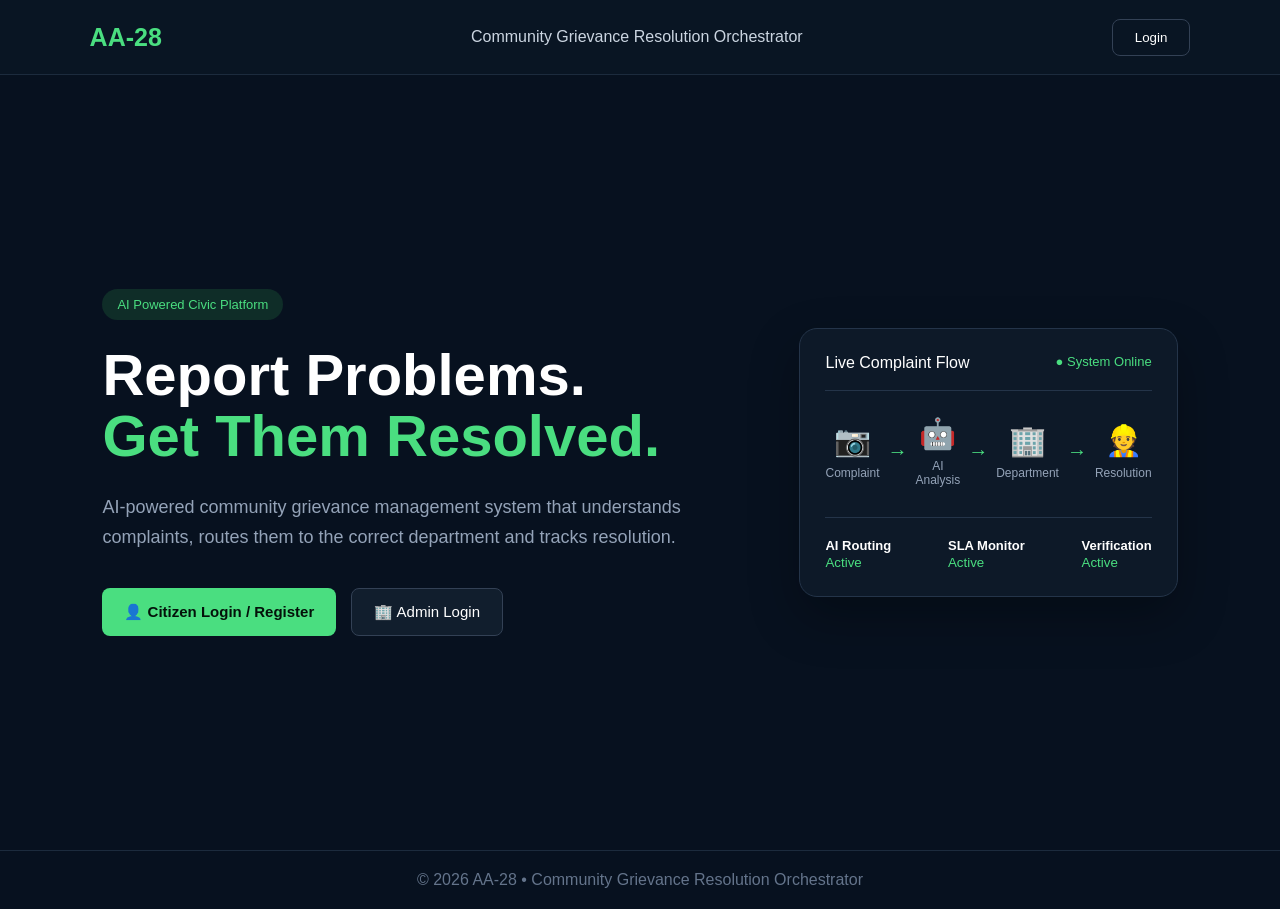
<file: index.html>
<!DOCTYPE html>
<html lang="en">

<head>
    <meta charset="UTF-8">
    <meta name="viewport" content="width=device-width, initial-scale=1.0">

    <title>AA-28 | Community Grievance Resolution Orchestrator</title>

    <link rel="stylesheet" href="style.css">
</head>

<body>

    <header class="navbar">

        <div class="logo">
            AA-28
        </div>

        <div class="nav-title">
            Community Grievance Resolution Orchestrator
        </div>

        <button class="login-btn" onclick="openLogin()">
            Login
        </button>

    </header>


    <main class="hero">

        <section class="hero-content">

            <div class="badge">
                AI Powered Civic Platform
            </div>

            <h1>
                Report Problems.<br>
                <span>Get Them Resolved.</span>
            </h1>

            <p>
                AI-powered community grievance management system
                that understands complaints, routes them to the
                correct department and tracks resolution.
            </p>

            <div class="buttons">

                <button class="primary-btn" onclick="openCitizen()">
    		  👤 Citizen Login / Register
 		</button>

                <button class="secondary-btn" onclick="openAdmin()">
                    🏢 Admin Login
                </button>

            </div>

        </section>


        <section class="hero-card">

            <div class="card-header">
                <span>Live Complaint Flow</span>
                <span class="status">● System Online</span>
            </div>

            <div class="flow">

                <div class="flow-item">
                    <span>📷</span>
                    <p>Complaint</p>
                </div>

                <div class="arrow">→</div>

                <div class="flow-item">
                    <span>🤖</span>
                    <p>AI Analysis</p>
                </div>

                <div class="arrow">→</div>

                <div class="flow-item">
                    <span>🏢</span>
                    <p>Department</p>
                </div>

                <div class="arrow">→</div>

                <div class="flow-item">
                    <span>👷</span>
                    <p>Resolution</p>
                </div>

            </div>

            <div class="bottom-status">

                <div>
                    <strong>AI Routing</strong>
                    <small>Active</small>
                </div>

                <div>
                    <strong>SLA Monitor</strong>
                    <small>Active</small>
                </div>

                <div>
                    <strong>Verification</strong>
                    <small>Active</small>
                </div>

            </div>

        </section>

    </main>


    <footer>

        <p>
            © 2026 AA-28 • Community Grievance Resolution Orchestrator
        </p>

    </footer>


    <script src="script.js"></script>

</body>

</html>
</file>
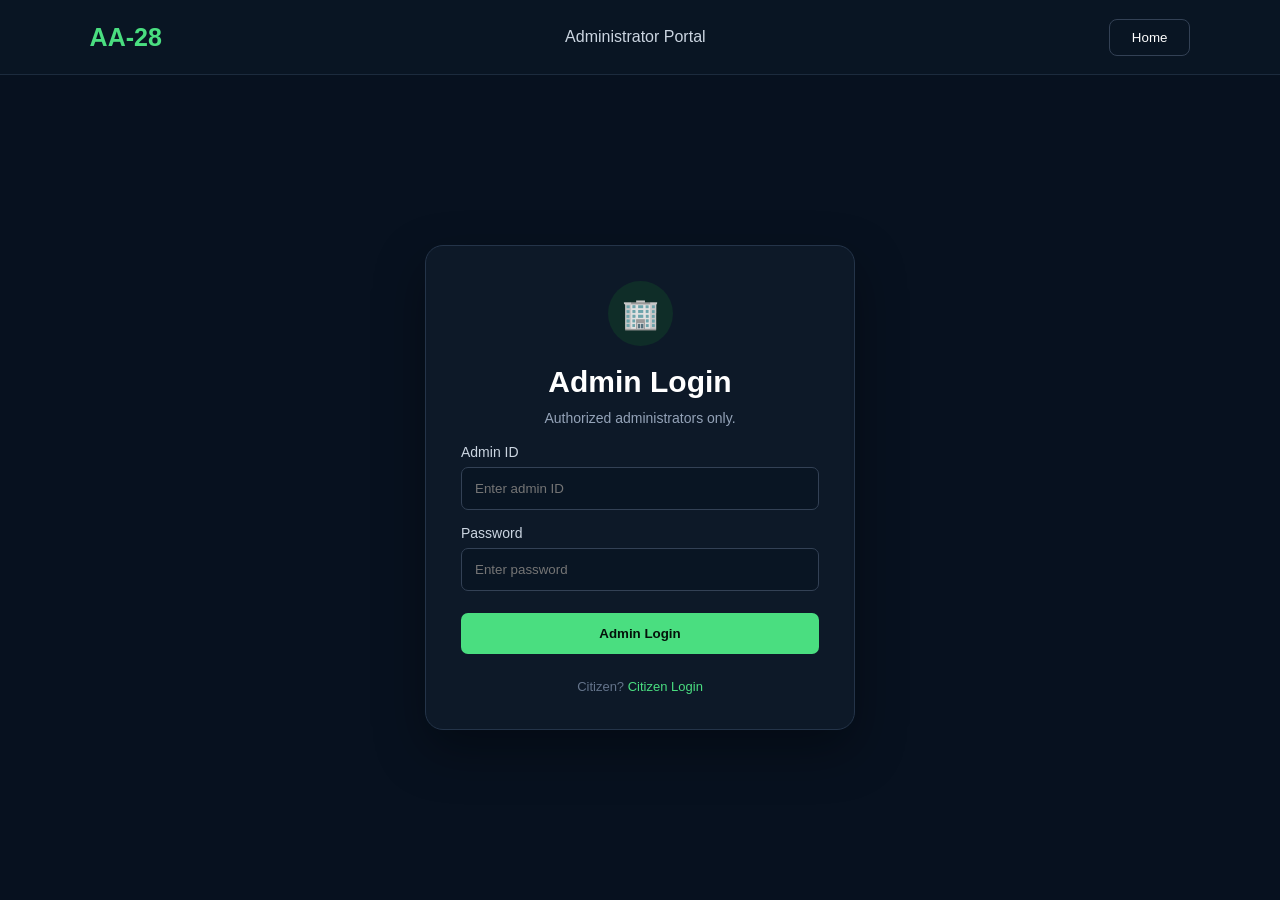
<file: admin-dashboard.html>
<!DOCTYPE html>
<html lang="en">

<head>

<meta charset="UTF-8">
<meta name="viewport" content="width=device-width, initial-scale=1.0">

<title>Civic AI | Admin Control Center</title>

<style>

* {
    box-sizing: border-box;
}

body {
    margin: 0;
    font-family: Arial, sans-serif;
    background:
        radial-gradient(circle at 10% 10%, rgba(34,197,94,.08), transparent 30%),
        radial-gradient(circle at 90% 10%, rgba(14,165,233,.08), transparent 30%),
        #050b14;
    color: #f8fafc;
}

button,
input,
select {
    font-family: inherit;
}

.dashboard {
    display: flex;
    min-height: 100vh;
}

/* SIDEBAR */

.sidebar {
    width: 250px;
    background: #08111e;
    border-right: 1px solid #1e293b;
    padding: 25px 18px;
    position: fixed;
    top: 0;
    bottom: 0;
}

.logo {
    display: flex;
    align-items: center;
    gap: 12px;
    margin-bottom: 35px;
}

.logo-icon {
    width: 45px;
    height: 45px;
    border-radius: 14px;
    display: flex;
    justify-content: center;
    align-items: center;
    background: linear-gradient(135deg,#22c55e,#0ea5e9);
    font-size: 22px;
}

.logo h2 {
    margin: 0;
    font-size: 20px;
}

.logo p {
    margin: 3px 0 0;
    font-size: 11px;
    color: #64748b;
}

.nav-title {
    color: #475569;
    font-size: 10px;
    text-transform: uppercase;
    letter-spacing: 1px;
    margin: 20px 10px 8px;
}

.nav-item {
    padding: 13px;
    border-radius: 10px;
    margin-bottom: 6px;
    color: #94a3b8;
    cursor: pointer;
    transition: .2s;
}

.nav-item.active,
.nav-item:hover {
    background: rgba(34,197,94,.1);
    color: #4ade80;
}

.logout {
    position: absolute;
    bottom: 25px;
    left: 18px;
    right: 18px;
}

/* MAIN */

.main {
    margin-left: 250px;
    width: calc(100% - 250px);
    padding: 30px;
}

.header {
    display: flex;
    justify-content: space-between;
    align-items: center;
    margin-bottom: 25px;
}

.header h1 {
    margin: 0;
    font-size: 26px;
}

.header p {
    color: #64748b;
    margin: 6px 0 0;
}

.admin-badge {
    padding: 10px 15px;
    border-radius: 20px;
    background: rgba(34,197,94,.1);
    color: #4ade80;
    border: 1px solid rgba(34,197,94,.2);
}

/* STATS */

.stats {
    display: grid;
    grid-template-columns: repeat(5, 1fr);
    gap: 15px;
    margin-bottom: 25px;
}

.stat {
    background: #0b1624;
    border: 1px solid #1e293b;
    border-radius: 16px;
    padding: 20px;
}

.stat small {
    color: #64748b;
}

.stat h2 {
    margin: 8px 0 0;
    font-size: 28px;
}

.green { color: #4ade80; }
.red { color: #f87171; }
.orange { color: #fb923c; }
.yellow { color: #facc15; }
.blue { color: #38bdf8; }

/* CONTROL */

.control-panel {
    background: #0b1624;
    border: 1px solid #1e293b;
    border-radius: 16px;
    padding: 18px;
    margin-bottom: 20px;

    display: flex;
    gap: 12px;
    flex-wrap: wrap;
}

.search {
    flex: 1;
    min-width: 220px;
}

input,
select {
    width: 100%;
    padding: 12px 14px;
    border-radius: 10px;
    border: 1px solid #243449;
    background: #07111e;
    color: white;
    outline: none;
}

input:focus,
select:focus {
    border-color: #22c55e;
}

/* WORKER FORM */

.worker-form {
    background: #07111e;
    border: 1px solid #1e293b;
    border-radius: 12px;
    padding: 18px;
    margin-top: 15px;
}

.worker-form-grid {
    display: grid;
    grid-template-columns: repeat(3, 1fr);
    gap: 12px;
}

.worker-field label {
    display: block;
    color: #94a3b8;
    font-size: 11px;
    margin-bottom: 6px;
}

.worker-add-btn {
    background: #15803d;
    margin-top: 15px;
}

/* SECTION */

.section {
    display: none;
}

.section.active {
    display: block;
}

.section-header {
    display: flex;
    justify-content: space-between;
    align-items: center;
    margin: 25px 0 15px;
}

.section-header h2 {
    margin: 0;
}

.section-header span {
    color: #64748b;
    font-size: 13px;
}

/* COMPLAINT */

.complaint-group {
    background: #0b1624;
    border: 1px solid #243449;
    border-radius: 18px;
    margin-bottom: 15px;
    overflow: hidden;
}

.group-header {
    padding: 18px;
    display: flex;
    justify-content: space-between;
    align-items: center;
    gap: 15px;
    border-bottom: 1px solid #1e293b;
}

.group-title {
    display: flex;
    gap: 12px;
    align-items: center;
}

.issue-icon {
    width: 45px;
    height: 45px;
    border-radius: 12px;
    display: flex;
    justify-content: center;
    align-items: center;
    background: #111827;
    font-size: 20px;
}

.group-title h3 {
    margin: 0;
}

.group-title p {
    margin: 5px 0 0;
    color: #64748b;
    font-size: 12px;
}

.report-count {
    padding: 8px 12px;
    border-radius: 20px;
    background: rgba(14,165,233,.1);
    color: #38bdf8;
    font-size: 12px;
}

.main-complaint {
    padding: 18px;
}

.info-grid {
    display: grid;
    grid-template-columns: repeat(4, 1fr);
    gap: 10px;
    margin: 15px 0;
}

.info {
    background: #07111e;
    border: 1px solid #1e293b;
    border-radius: 10px;
    padding: 12px;
}

.info small {
    display: block;
    color: #64748b;
    font-size: 10px;
    text-transform: uppercase;
    margin-bottom: 5px;
}

.info strong {
    font-size: 13px;
}

.evidence-image {
    width: 190px;
    height: 130px;
    object-fit: cover;
    border-radius: 10px;
    margin-top: 8px;
    border: 1px solid #243449;
}

/* BADGES */

.badge {
    display: inline-block;
    padding: 6px 10px;
    border-radius: 20px;
    font-size: 11px;
    margin-right: 5px;
}

.badge-green {
    background: rgba(34,197,94,.1);
    color: #4ade80;
}

.badge-red {
    background: rgba(239,68,68,.1);
    color: #f87171;
}

.badge-orange {
    background: rgba(249,115,22,.1);
    color: #fb923c;
}

.badge-blue {
    background: rgba(14,165,233,.1);
    color: #38bdf8;
}

.badge-yellow {
    background: rgba(250,204,21,.1);
    color: #facc15;
}

/* BUTTONS */

.actions {
    display: flex;
    gap: 8px;
    flex-wrap: wrap;
    margin-top: 15px;
}

.action-btn {
    border: none;
    border-radius: 9px;
    padding: 10px 13px;
    cursor: pointer;
    color: white;
    font-size: 12px;
}

.view-btn {
    background: #1d4ed8;
}

.duplicate-btn {
    background: #7c3aed;
}

.resolve-btn {
    background: #15803d;
}

.delete-btn {
    background: #991b1b;
}

.warning-btn {
    background: #b45309;
}

/* DUPLICATES */

.duplicates {
    display: none;
    padding: 15px 18px;
    background: #07111e;
    border-top: 1px solid #1e293b;
}

.duplicate-item {
    padding: 12px;
    border: 1px solid #1e293b;
    border-radius: 10px;
    margin-bottom: 8px;
}

.duplicate-item small {
    color: #64748b;
}

/* GENERIC CARD */

.data-card {
    background: #0b1624;
    border: 1px solid #1e293b;
    border-radius: 16px;
    padding: 18px;
    margin-bottom: 12px;
}

.data-card h3 {
    margin: 0 0 8px;
}

.data-card p {
    color: #94a3b8;
    margin: 6px 0;
}

.data-grid {
    display: grid;
    grid-template-columns: repeat(3, 1fr);
    gap: 12px;
}

.empty {
    padding: 50px;
    text-align: center;
    background: #0b1624;
    border: 1px solid #1e293b;
    border-radius: 16px;
    color: #64748b;
}

/* MOBILE */

@media(max-width:1100px) {

    .stats {
        grid-template-columns: repeat(3, 1fr);
    }

    .info-grid,
    .data-grid,
    .worker-form-grid {
        grid-template-columns: repeat(2, 1fr);
    }
}

@media(max-width:750px) {

    .sidebar {
        width: 70px;
        padding: 15px 10px;
    }

    .logo-text,
    .nav-text {
        display: none;
    }

    .main {
        margin-left: 70px;
        width: calc(100% - 70px);
        padding: 18px;
    }

    .stats {
        grid-template-columns: repeat(2, 1fr);
    }
}

@media(max-width:500px) {

    .stats,
    .info-grid,
    .data-grid,
    .worker-form-grid {
        grid-template-columns: 1fr;
    }

    .header {
        align-items: flex-start;
        gap: 10px;
        flex-direction: column;
    }
}

</style>

</head>


<body>

<div class="dashboard">


<!-- =========================
     SIDEBAR
========================= -->

<aside class="sidebar">

    <div class="logo">

        <div class="logo-icon">
            ⚡
        </div>

        <div class="logo-text">

            <h2>Civic AI</h2>

            <p>Admin Control</p>

        </div>

    </div>


    <div class="nav-title">
        MANAGEMENT
    </div>


    <div class="nav-item active"
         onclick="showSection('complaints', this)">
        📊 <span class="nav-text">Complaints</span>
    </div>


    <div class="nav-item"
         onclick="showSection('duplicates', this)">
        🔁 <span class="nav-text">Duplicate Issues</span>
    </div>


    <div class="nav-item"
         onclick="showSection('escalations', this)">
        🚨 <span class="nav-text">Escalations</span>
    </div>


    <div class="nav-item"
         onclick="showSection('hotspots', this)">
        📍 <span class="nav-text">Hotspots</span>
    </div>


    <div class="nav-title">
        SYSTEM
    </div>


    <div class="nav-item"
         onclick="showSection('citizens', this)">
        👥 <span class="nav-text">Citizens</span>
    </div>


    <div class="nav-item"
         onclick="showSection('workers', this)">
        👷 <span class="nav-text">Workers</span>
    </div>


    <button
        class="action-btn delete-btn logout"
        onclick="logoutAdmin()">

        🚪 <span class="nav-text">
            Logout
        </span>

    </button>

</aside>


<!-- =========================
     MAIN
========================= -->

<main class="main">


<div class="header">

    <div>

        <h1 id="pageTitle">
            Civic AI
        </h1>

        <p id="pageSubtitle">
            Smart Civic Complaint Management
        </p>

    </div>

    <div class="admin-badge">
        🟢 ADMIN ONLINE
    </div>

</div>


<!-- =========================
     STATS
========================= -->

<div class="stats">

    <div class="stat">
        <small>Total Reports</small>
        <h2 id="totalComplaints" class="blue">0</h2>
    </div>

    <div class="stat">
        <small>Critical</small>
        <h2 id="criticalComplaints" class="red">0</h2>
    </div>

    <div class="stat">
        <small>High Priority</small>
        <h2 id="highComplaints" class="orange">0</h2>
    </div>

    <div class="stat">
        <small>Duplicate Reports</small>
        <h2 id="duplicateComplaints" class="yellow">0</h2>
    </div>

    <div class="stat">
        <small>AI Verified</small>
        <h2 id="verifiedComplaints" class="green">0</h2>
    </div>

</div>


<!-- =====================================================
     COMPLAINTS SECTION
===================================================== -->

<section id="complaintsSection" class="section active">

    <div class="control-panel">

        <div class="search">

            <input
                id="searchInput"
                type="text"
                placeholder="🔎 Search complaint, ID or location..."
                oninput="loadComplaints()">

        </div>


        <div style="min-width:180px;">

            <select
                id="typeFilter"
                onchange="loadComplaints()">

                <option value="all">
                    All Complaint Types
                </option>

                <option value="pipeline">
                    Pipeline / Water Leak
                </option>

                <option value="pothole">
                    Pothole / Road Damage
                </option>

                <option value="garbage">
                    Garbage / Waste
                </option>

                <option value="streetlight">
                    Streetlight
                </option>

            </select>

        </div>


        <div style="min-width:160px;">

            <select
                id="priorityFilter"
                onchange="loadComplaints()">

                <option value="all">
                    All Priority
                </option>

                <option value="Critical">
                    Critical
                </option>

                <option value="High">
                    High
                </option>

                <option value="Medium">
                    Medium
                </option>

                <option value="Low">
                    Low
                </option>

            </select>

        </div>

    </div>


    <div class="section-header">

        <h2>Complaint Issues</h2>

        <span id="resultCount">
            0 issues
        </span>

    </div>


    <div id="complaintList"></div>

</section>


<!-- =====================================================
     DUPLICATES SECTION
===================================================== -->

<section id="duplicatesSection" class="section">

    <div class="section-header">

        <h2>🔁 Duplicate Issues</h2>

        <span id="duplicateSectionCount">
            0 duplicate reports
        </span>

    </div>

    <div id="duplicateList"></div>

</section>


<!-- =====================================================
     ESCALATIONS SECTION
===================================================== -->

<section id="escalationsSection" class="section">

    <div class="section-header">

        <h2>🚨 Escalations</h2>

        <span id="escalationCount">
            0 escalations
        </span>

    </div>

    <div id="escalationList"></div>

</section>


<!-- =====================================================
     HOTSPOTS SECTION
===================================================== -->

<section id="hotspotsSection" class="section">

    <div class="section-header">

        <h2>📍 Complaint Hotspots</h2>

        <span id="hotspotCount">
            0 hotspots
        </span>

    </div>

    <div id="hotspotList"></div>

</section>


<!-- =====================================================
     CITIZENS SECTION
===================================================== -->

<section id="citizensSection" class="section">

    <div class="section-header">

        <h2>👥 Citizens</h2>

        <span id="citizenCount">
            0 citizens
        </span>

    </div>

    <div id="citizenList"></div>

</section>


<!-- =====================================================
     WORKERS SECTION
===================================================== -->

<section id="workersSection" class="section">

    <div class="section-header">

        <div>

            <h2>👷 Workers</h2>

            <span>
                Manage field workers and resolution teams
            </span>

        </div>

        <span id="workerCount">
            0 workers
        </span>

    </div>


    <!-- ADD WORKER -->

    <div class="data-card">

        <h3>➕ Add Worker</h3>

        <p>
            Add field worker details for civic issue resolution.
        </p>


        <div class="worker-form">

            <div class="worker-form-grid">


                <div class="worker-field">

                    <label>
                        Worker ID
                    </label>

                    <input
                        id="workerId"
                        type="text"
                        placeholder="Example: WRK001">

                </div>


                <div class="worker-field">

                    <label>
                        Worker Name
                    </label>

                    <input
                        id="workerName"
                        type="text"
                        placeholder="Enter worker name">

                </div>


                <div class="worker-field">

                    <label>
                        Mobile Number
                    </label>

                    <input
                        id="workerMobile"
                        type="tel"
                        placeholder="Enter mobile number">

                </div>


                <div class="worker-field">

                    <label>
                        Department
                    </label>

                    <select id="workerDepartment">

                        <option value="">
                            Select Department
                        </option>

                        <option value="Water Supply Department">
                            Water Supply Department
                        </option>

                        <option value="Roads & Highways">
                            Roads & Highways
                        </option>

                        <option value="Sanitation Department">
                            Sanitation Department
                        </option>

                        <option value="Electrical Department">
                            Electrical Department
                        </option>

                        <option value="Civic Administration">
                            Civic Administration
                        </option>

                    </select>

                </div>


                <div class="worker-field">

                    <label>
                        Assigned Area
                    </label>

                    <input
                        id="workerArea"
                        type="text"
                        placeholder="Example: Salem North">

                </div>


                <div class="worker-field">

                    <label>
                        Work Type
                    </label>

                    <select id="workerType">

                        <option value="">
                            Select Work Type
                        </option>

                        <option value="Water / Pipeline">
                            Water / Pipeline
                        </option>

                        <option value="Road Maintenance">
                            Road Maintenance
                        </option>

                        <option value="Garbage / Sanitation">
                            Garbage / Sanitation
                        </option>

                        <option value="Electrical">
                            Electrical
                        </option>

                        <option value="General Civic Work">
                            General Civic Work
                        </option>

                    </select>

                </div>


                <div class="worker-field">

                    <label>
                        Status
                    </label>

                    <select id="workerStatus">

                        <option value="Available">
                            Available
                        </option>

                        <option value="Busy">
                            Busy
                        </option>

                        <option value="Offline">
                            Offline
                        </option>

                    </select>

                </div>


            </div>


            <div class="actions">

                <button
                    class="action-btn worker-add-btn"
                    onclick="addWorker()">

                    ➕ Add Worker

                </button>

            </div>

        </div>

    </div>


    <!-- WORKER LIST -->

    <div id="workerList"></div>

</section>


</main>

</div>


<script>

/* =====================================================
   AUTH
===================================================== */

if (
    localStorage.getItem("aa28_admin_logged")
    !== "true"
) {

    window.location.href =
        "admin-login.html";

}


/* =====================================================
   SECTION NAVIGATION
===================================================== */

function showSection(section, clickedItem) {

    const sections = [
        "complaints",
        "duplicates",
        "escalations",
        "hotspots",
        "citizens",
        "workers"
    ];


    sections.forEach(function(name) {

        const element =
            document.getElementById(
                name + "Section"
            );

        if(element) {

            element.classList.remove(
                "active"
            );

        }

    });


    document
        .querySelectorAll(".nav-item")
        .forEach(function(item) {

            item.classList.remove("active");

        });


    const selected =
        document.getElementById(
            section + "Section"
        );


    if(selected) {

        selected.classList.add("active");

    }


    if(clickedItem) {

        clickedItem.classList.add("active");

    }


    const titles = {

        complaints: [
            "Civic AI",
            "Smart Civic Complaint Management"
        ],

        duplicates: [
            "Duplicate Issues",
            "Repeated complaints grouped as the same civic issue"
        ],

        escalations: [
            "Escalations",
            "Critical and SLA-related complaints requiring attention"
        ],

        hotspots: [
            "Complaint Hotspots",
            "Locations where repeated civic complaints are reported"
        ],

        citizens: [
            "Citizens",
            "Registered citizen accounts"
        ],

        workers: [
            "Workers",
            "Assigned field workers and resolution teams"
        ]

    };


    if(titles[section]) {

        document.getElementById(
            "pageTitle"
        ).textContent =
            titles[section][0];

        document.getElementById(
            "pageSubtitle"
        ).textContent =
            titles[section][1];

    }


    if(section === "complaints")
        loadComplaints();

    if(section === "duplicates")
        loadDuplicateIssues();

    if(section === "escalations")
        loadEscalations();

    if(section === "hotspots")
        loadHotspots();

    if(section === "citizens")
        loadCitizens();

    if(section === "workers")
        loadWorkers();

}


/* =====================================================
   GET COMPLAINTS
===================================================== */

function getComplaints() {

    return JSON.parse(
        localStorage.getItem(
            "aa28_complaints"
        )
    ) || [];

}


/* =====================================================
   TYPE LABEL
===================================================== */

function getTypeLabel(type) {

    const labels = {

        pipeline:
            "Pipeline / Water Leak",

        pothole:
            "Pothole / Road Damage",

        garbage:
            "Garbage / Waste",

        streetlight:
            "Streetlight"

    };

    return labels[type] ||
           type ||
           "General";

}


/* =====================================================
   SEVERITY
===================================================== */

function calculatePriority(c) {

    const text =
        (c.description || "").toLowerCase();


    if (
        text.includes("danger") ||
        text.includes("accident") ||
        text.includes("burst") ||
        text.includes("major") ||
        text.includes("large")
    ) {

        return {
            name: "Critical",
            score: 9
        };

    }


    if (
        text.includes("leak") ||
        text.includes("garbage") ||
        text.includes("broken") ||
        text.includes("overflow")
    ) {

        return {
            name: "High",
            score: 8
        };

    }


    if (
        text.includes("minor") ||
        text.includes("small")
    ) {

        return {
            name: "Low",
            score: 3
        };

    }


    return {
        name: "Medium",
        score: 5
    };

}


/* =====================================================
   DEPARTMENT
===================================================== */

function getDepartment(type) {

    const departments = {

        pipeline:
            "Water Supply Department",

        pothole:
            "Roads & Highways",

        garbage:
            "Sanitation Department",

        streetlight:
            "Electrical Department"

    };

    return departments[type] ||
           "Civic Administration";

}


/* =====================================================
   NORMALIZE TEXT
===================================================== */

function normalizeText(text) {

    return String(text || "")
        .toLowerCase()
        .replace(/[^a-z0-9\s]/g, "")
        .replace(/\s+/g, " ")
        .trim();

}


/* =====================================================
   DUPLICATE GROUPING
===================================================== */

function groupDuplicates(complaints) {

    const groups = [];


    complaints.forEach(function(c) {

        const priority =
            calculatePriority(c);


        c.priority =
            c.priority ||
            priority.name;


        c.priorityScore =
            c.priorityScore ||
            priority.score;


        c.department =
            c.department ||
            getDepartment(
                c.complaintType
            );


        let foundGroup = null;


        for(
            const group of groups
        ) {

            const main =
                group.main;


            const sameType =
                main.complaintType ===
                c.complaintType;


            const sameLocation =
                main.latitude &&
                main.longitude &&
                c.latitude &&
                c.longitude &&
                Math.abs(
                    Number(main.latitude) -
                    Number(c.latitude)
                ) < 0.002 &&
                Math.abs(
                    Number(main.longitude) -
                    Number(c.longitude)
                ) < 0.002;


            const textA =
                normalizeText(
                    main.description
                );


            const textB =
                normalizeText(
                    c.description
                );


            const similarText =
                textA === textB ||
                textA.includes(textB) ||
                textB.includes(textA);


            if(
                sameType &&
                (
                    sameLocation ||
                    similarText
                )
            ) {

                foundGroup =
                    group;

                break;

            }

        }


        if(foundGroup) {

            foundGroup.items.push(c);

        }

        else {

            groups.push({

                main: c,
                items: [c]

            });

        }

    });


    return groups;

}


/* =====================================================
   LOAD COMPLAINTS
===================================================== */

function loadComplaints() {

    const all =
        getComplaints();


    const searchElement =
        document.getElementById(
            "searchInput"
        );


    const typeElement =
        document.getElementById(
            "typeFilter"
        );


    const priorityElement =
        document.getElementById(
            "priorityFilter"
        );


    const search =
        searchElement
        ?
        normalizeText(
            searchElement.value
        )
        :
        "";


    const type =
        typeElement
        ?
        typeElement.value
        :
        "all";


    const priority =
        priorityElement
        ?
        priorityElement.value
        :
        "all";


    const filtered =
        all.filter(function(c) {

            const p =
                calculatePriority(c);


            const searchText =
                normalizeText(
                    [
                        c.id,
                        c.description,
                        c.latitude,
                        c.longitude,
                        c.complaintLabel
                    ].join(" ")
                );


            return (

                (
                    !search ||
                    searchText.includes(search)
                )

                &&

                (
                    type === "all" ||
                    c.complaintType === type
                )

                &&

                (
                    priority === "all" ||
                    p.name === priority
                )

            );

        });


    const groups =
        groupDuplicates(
            filtered
        );


    updateStats(all);


    document.getElementById(
        "resultCount"
    ).textContent =
        groups.length +
        " unique issues";


    const list =
        document.getElementById(
            "complaintList"
        );


    if(!list)
        return;


    if(groups.length === 0) {

        list.innerHTML = `

            <div class="empty">

                <h3>No complaints found</h3>

                <p>
                    Try changing the search or filters.
                </p>

            </div>

        `;

        return;

    }


    list.innerHTML = "";


    groups
    .slice()
    .reverse()
    .forEach(
        function(group,index) {

            renderGroup(
                group,
                list,
                index
            );

        }
    );

}


/* =====================================================
   UPDATE STATS
===================================================== */

function updateStats(all) {

    document.getElementById(
        "totalComplaints"
    ).textContent =
        all.length;


    document.getElementById(
        "criticalComplaints"
    ).textContent =
        all.filter(
            c =>
                calculatePriority(c).name
                === "Critical"
        ).length;


    document.getElementById(
        "highComplaints"
    ).textContent =
        all.filter(
            c =>
                calculatePriority(c).name
                === "High"
        ).length;


    document.getElementById(
        "duplicateComplaints"
    ).textContent =
        Math.max(
            0,
            all.length -
            groupDuplicates(all).length
        );


    document.getElementById(
        "verifiedComplaints"
    ).textContent =
        all.filter(
            c =>
                c.aiVerified === true
        ).length;

}


/* =====================================================
   RENDER COMPLAINT GROUP
===================================================== */

function renderGroup(
    group,
    container,
    index
) {

    const main =
        group.main;


    const duplicates =
        group.items.slice(1);


    const priority =
        calculatePriority(main);


    const type =
        main.complaintType;


    const typeLabel =
        getTypeLabel(type);


    const department =
        getDepartment(type);


    const card =
        document.createElement(
            "div"
        );


    card.className =
        "complaint-group";


    let icon = "📋";


    if(type === "pipeline")
        icon = "💧";


    if(type === "pothole")
        icon = "🛣️";


    if(type === "garbage")
        icon = "🗑️";


    if(type === "streetlight")
        icon = "💡";


    let priorityClass =
        "badge-blue";


    if(priority.name === "Critical")
        priorityClass = "badge-red";


    if(priority.name === "High")
        priorityClass = "badge-orange";


    if(priority.name === "Low")
        priorityClass = "badge-green";


    card.innerHTML = `

        <div class="group-header">

            <div class="group-title">

                <div class="issue-icon">
                    ${icon}
                </div>

                <div>

                    <h3>
                        ${escapeHTML(typeLabel)}
                    </h3>

                    <p>
                        Main Complaint:
                        ${escapeHTML(main.id)}
                    </p>

                </div>

            </div>


            <div class="report-count">

                ${group.items.length}
                report${group.items.length > 1 ? "s" : ""}

            </div>

        </div>


        <div class="main-complaint">

            <span class="badge ${priorityClass}">
                ${priority.name}
                ${priority.score}/10
            </span>


            <span class="badge badge-blue">
                ${escapeHTML(department)}
            </span>


            <p>
                <strong>Main Issue</strong>
            </p>


            <p>
                ${escapeHTML(
                    main.description ||
                    "No description"
                )}
            </p>


            <div class="info-grid">

                <div class="info">

                    <small>Status</small>

                    <strong>
                        ${escapeHTML(
                            main.status ||
                            "Submitted"
                        )}
                    </strong>

                </div>


                <div class="info">

                    <small>Reports</small>

                    <strong>
                        ${group.items.length}
                    </strong>

                </div>


                <div class="info">

                    <small>Latitude</small>

                    <strong>
                        ${main.latitude ?? "-"}
                    </strong>

                </div>


                <div class="info">

                    <small>Longitude</small>

                    <strong>
                        ${main.longitude ?? "-"}
                    </strong>

                </div>

            </div>


            ${
                main.image
                ?
                `
                <img
                    class="evidence-image"
                    src="${main.image}"
                    alt="Complaint Evidence">
                `
                :
                ""
            }


            <div class="actions">

                <button
                    class="action-btn view-btn"
                    onclick="viewComplaint('${main.id}')">

                    👁 View

                </button>


                ${
                    duplicates.length > 0
                    ?
                    `
                    <button
                        class="action-btn duplicate-btn"
                        onclick="toggleDuplicates(${index})">

                        🔁 View
                        ${duplicates.length}
                        Duplicate${duplicates.length > 1 ? "s" : ""}

                    </button>
                    `
                    :
                    ""
                }


                <button
                    class="action-btn resolve-btn"
                    onclick="updateStatus('${main.id}','In Progress')">

                    ⚙ Assign / Process

                </button>


                <button
                    class="action-btn delete-btn"
                    onclick="deleteComplaint('${main.id}')">

                    🗑 Remove

                </button>

            </div>

        </div>


        ${
            duplicates.length > 0
            ?
            `
            <div
                class="duplicates"
                id="duplicates-${index}">

                <strong>
                    🔁 Duplicate Reports
                </strong>

                <p style="color:#64748b;font-size:12px;">

                    These reports appear to describe
                    the same civic issue.

                </p>

                ${duplicates.map(function(d) {

                    return `

                        <div class="duplicate-item">

                            <strong>
                                ${escapeHTML(d.id)}
                            </strong>

                            <p>
                                ${escapeHTML(
                                    d.description ||
                                    "No description"
                                )}
                            </p>

                            <small>

                                📍
                                ${d.latitude ?? "-"},
                                ${d.longitude ?? "-"}

                                &nbsp; | &nbsp;

                                📅
                                ${escapeHTML(
                                    d.captureDate ||
                                    "-"
                                )}

                            </small>


                            <div class="actions">

                                <button
                                    class="action-btn duplicate-btn"
                                    onclick="markAsDuplicate('${d.id}','${main.id}')">

                                    🔁 Mark as Duplicate

                                </button>


                                <button
                                    class="action-btn delete-btn"
                                    onclick="deleteComplaint('${d.id}')">

                                    🗑 Remove

                                </button>

                            </div>

                        </div>

                    `;

                }).join("")}

            </div>
            `
            :
            ""
        }

    `;


    container.appendChild(card);

}


/* =====================================================
   DUPLICATE ISSUES
===================================================== */

function loadDuplicateIssues() {

    const complaints =
        getComplaints();


    const groups =
        groupDuplicates(
            complaints
        );


    const list =
        document.getElementById(
            "duplicateList"
        );


    const duplicateCount =
        complaints.length -
        groups.length;


    document.getElementById(
        "duplicateSectionCount"
    ).textContent =
        duplicateCount +
        " duplicate reports";


    if(
        duplicateCount <= 0
    ) {

        list.innerHTML = `

            <div class="empty">

                <h3>
                    No duplicate issues
                </h3>

                <p>
                    No repeated complaint groups were detected.
                </p>

            </div>

        `;

        return;

    }


    list.innerHTML = "";


    groups.forEach(function(group) {

        if(group.items.length <= 1)
            return;


        const card =
            document.createElement(
                "div"
            );


        card.className =
            "data-card";


        card.innerHTML = `

            <h3>
                🔁 ${escapeHTML(
                    getTypeLabel(
                        group.main.complaintType
                    )
                )}
            </h3>


            <p>
                Main Issue:
                <strong>
                    ${escapeHTML(
                        group.main.id
                    )}
                </strong>
            </p>


            <p>
                Total related reports:
                <strong>
                    ${group.items.length}
                </strong>
            </p>


            <div class="actions">

                ${group.items.slice(1).map(function(d) {

                    return `

                        <button
                            class="action-btn duplicate-btn"
                            onclick="markAsDuplicate('${d.id}','${group.main.id}')">

                            🔁 ${escapeHTML(d.id)}

                        </button>

                    `;

                }).join("")}

            </div>

        `;


        list.appendChild(card);

    });

}


/* =====================================================
   ESCALATIONS
===================================================== */

function loadEscalations() {

    const complaints =
        getComplaints();


    const escalations =
        complaints.filter(function(c) {

            const priority =
                calculatePriority(c).name;


            return (
                priority === "Critical" ||
                c.status === "Escalated" ||
                c.status === "SLA Missed"
            );

        });


    document.getElementById(
        "escalationCount"
    ).textContent =
        escalations.length +
        " escalations";


    const list =
        document.getElementById(
            "escalationList"
        );


    if(escalations.length === 0) {

        list.innerHTML = `

            <div class="empty">

                <h3>
                    No escalations
                </h3>

                <p>
                    No critical or SLA-related complaints currently require escalation.
                </p>

            </div>

        `;

        return;

    }


    list.innerHTML = "";


    escalations.forEach(function(c) {

        const priority =
            calculatePriority(c);


        const card =
            document.createElement(
                "div"
            );


        card.className =
            "data-card";


        card.innerHTML = `

            <h3>
                🚨 ${escapeHTML(
                    c.id
                )}
            </h3>


            <p>
                <strong>
                    ${escapeHTML(
                        getTypeLabel(
                            c.complaintType
                        )
                    )}
                </strong>
            </p>


            <p>
                ${escapeHTML(
                    c.description ||
                    "No description"
                )}
            </p>


            <p>
                Priority:
                <span class="badge badge-red">
                    ${priority.name}
                    ${priority.score}/10
                </span>
            </p>


            <p>
                Status:
                <span class="badge badge-orange">
                    ${escapeHTML(
                        c.status ||
                        "Submitted"
                    )}
                </span>
            </p>


            <div class="actions">

                <button
                    class="action-btn view-btn"
                    onclick="viewComplaint('${c.id}')">

                    👁 View

                </button>


                <button
                    class="action-btn warning-btn"
                    onclick="updateStatus('${c.id}','Escalated')">

                    🚨 Escalate

                </button>

            </div>

        `;


        list.appendChild(card);

    });

}


/* =====================================================
   HOTSPOTS
===================================================== */

function loadHotspots() {

    const complaints =
        getComplaints();


    const locations = {};


    complaints.forEach(function(c) {

        if(
            c.latitude === null ||
            c.latitude === undefined ||
            c.longitude === null ||
            c.longitude === undefined
        ) {
            return;
        }


        const lat =
            Number(c.latitude);


        const lng =
            Number(c.longitude);


        if(
            Number.isNaN(lat) ||
            Number.isNaN(lng)
        ) {
            return;
        }


        const key =
            lat.toFixed(2) +
            "," +
            lng.toFixed(2);


        if(!locations[key]) {

            locations[key] = {

                latitude: lat,
                longitude: lng,
                complaints: []

            };

        }


        locations[key].complaints.push(c);

    });


    const hotspots =
        Object.values(
            locations
        )
        .filter(
            location =>
                location.complaints.length >= 2
        )
        .sort(
            (a,b) =>
                b.complaints.length -
                a.complaints.length
        );


    document.getElementById(
        "hotspotCount"
    ).textContent =
        hotspots.length +
        " hotspots";


    const list =
        document.getElementById(
            "hotspotList"
        );


    if(hotspots.length === 0) {

        list.innerHTML = `

            <div class="empty">

                <h3>
                    No hotspots detected
                </h3>

                <p>
                    At least two complaints in the same approximate area are required.
                </p>

            </div>

        `;

        return;

    }


    list.innerHTML = "";


    hotspots.forEach(function(hotspot,index) {

        const types = {};


        hotspot.complaints.forEach(function(c) {

            const type =
                getTypeLabel(
                    c.complaintType
                );


            types[type] =
                (types[type] || 0) + 1;

        });


        const typeText =
            Object.entries(types)
            .map(
                ([type,count]) =>
                    type +
                    " (" +
                    count +
                    ")"
            )
            .join(", ");


        const card =
            document.createElement(
                "div"
            );


        card.className =
            "data-card";


        card.innerHTML = `

            <h3>
                📍 Hotspot #${index + 1}
            </h3>


            <p>

                Location:
                <strong>
                    ${hotspot.latitude.toFixed(5)},
                    ${hotspot.longitude.toFixed(5)}
                </strong>

            </p>


            <p>

                Reports:
                <strong>
                    ${hotspot.complaints.length}
                </strong>

            </p>


            <p>

                Issues:
                ${escapeHTML(typeText)}

            </p>

        `;


        list.appendChild(card);

    });

}


/* =====================================================
   CITIZENS
===================================================== */

function loadCitizens() {

    const saved =
        localStorage.getItem(
            "aa28_citizen"
        );


    const list =
        document.getElementById(
            "citizenList"
        );


    if(!saved) {

        document.getElementById(
            "citizenCount"
        ).textContent =
            "0 citizens";


        list.innerHTML = `

            <div class="empty">

                <h3>
                    No registered citizens
                </h3>

                <p>
                    Citizen registrations will appear here.
                </p>

            </div>

        `;

        return;

    }


    const citizen =
        JSON.parse(saved);


    document.getElementById(
        "citizenCount"
    ).textContent =
        "1 citizen";


    list.innerHTML = `

        <div class="data-card">

            <h3>
                👤 ${escapeHTML(
                    citizen.name
                )}
            </h3>


            <p>
                📱 Mobile:
                ${escapeHTML(
                    citizen.mobile
                )}
            </p>


            <p>
                ✉️ Email:
                ${escapeHTML(
                    citizen.email
                )}
            </p>


            <p>
                Account:
                <span class="badge badge-green">
                    Registered
                </span>
            </p>

        </div>

    `;

}


/* =====================================================
   WORKERS
===================================================== */

function loadWorkers() {

    const workers =
        JSON.parse(
            localStorage.getItem(
                "aa28_workers"
            )
        ) || [];


    const list =
        document.getElementById(
            "workerList"
        );


    const count =
        document.getElementById(
            "workerCount"
        );


    if(count) {

        count.textContent =
            workers.length +
            " workers";

    }


    if(!list)
        return;


    if(workers.length === 0) {

        list.innerHTML = `

            <div class="empty">

                <h3>
                    No workers registered
                </h3>

                <p>
                    Use the Add Worker form above
                    to register a field worker.
                </p>

            </div>

        `;

        return;

    }


    list.innerHTML = "";


    workers
    .slice()
    .reverse()
    .forEach(function(worker) {

        const card =
            document.createElement(
                "div"
            );


        card.className =
            "data-card";


        let statusClass =
            "badge-green";


        if(worker.status === "Busy") {

            statusClass =
                "badge-orange";

        }


        if(worker.status === "Offline") {

            statusClass =
                "badge-red";

        }


        card.innerHTML = `

            <h3>
                👷 ${escapeHTML(
                    worker.name ||
                    "Unnamed Worker"
                )}
            </h3>


            <div class="info-grid">

                <div class="info">

                    <small>
                        Worker ID
                    </small>

                    <strong>
                        ${escapeHTML(
                            worker.workerId ||
                            "-"
                        )}
                    </strong>

                </div>


                <div class="info">

                    <small>
                        Mobile
                    </small>

                    <strong>
                        ${escapeHTML(
                            worker.mobile ||
                            "-"
                        )}
                    </strong>

                </div>


                <div class="info">

                    <small>
                        Department
                    </small>

                    <strong>
                        ${escapeHTML(
                            worker.department ||
                            "-"
                        )}
                    </strong>

                </div>


                <div class="info">

                    <small>
                        Assigned Area
                    </small>

                    <strong>
                        ${escapeHTML(
                            worker.area ||
                            "-"
                        )}
                    </strong>

                </div>


                <div class="info">

                    <small>
                        Work Type
                    </small>

                    <strong>
                        ${escapeHTML(
                            worker.workType ||
                            "-"
                        )}
                    </strong>

                </div>


                <div class="info">

                    <small>
                        Status
                    </small>

                    <strong>

                        <span class="badge ${statusClass}">

                            ${escapeHTML(
                                worker.status ||
                                "Available"
                            )}

                        </span>

                    </strong>

                </div>

            </div>


            <div class="actions">

                <button
                    class="action-btn delete-btn"
                    onclick="deleteWorker('${worker.id}')">

                    🗑 Remove Worker

                </button>

            </div>

        `;


        list.appendChild(card);

    });

}


/* =====================================================
   ADD WORKER
===================================================== */

function addWorker() {

    const workerId =
        document.getElementById(
            "workerId"
        ).value.trim();


    const name =
        document.getElementById(
            "workerName"
        ).value.trim();


    const mobile =
        document.getElementById(
            "workerMobile"
        ).value.trim();


    const department =
        document.getElementById(
            "workerDepartment"
        ).value;


    const area =
        document.getElementById(
            "workerArea"
        ).value.trim();


    const workType =
        document.getElementById(
            "workerType"
        ).value;


    const status =
        document.getElementById(
            "workerStatus"
        ).value;


    if(
        !workerId ||
        !name ||
        !mobile ||
        !department ||
        !area ||
        !workType
    ) {

        alert(
            "Please fill all worker details."
        );

        return;

    }


    let workers =
        JSON.parse(
            localStorage.getItem(
                "aa28_workers"
            )
        ) || [];


    const existing =
        workers.find(
            worker =>
                String(worker.workerId)
                .toLowerCase()
                ===
                workerId.toLowerCase()
        );


    if(existing) {

        alert(
            "Worker ID already exists."
        );

        return;

    }


    const worker = {

        id:
            "worker_" +
            Date.now(),

        workerId:
            workerId,

        name:
            name,

        mobile:
            mobile,

        department:
            department,

        area:
            area,

        workType:
            workType,

        status:
            status

    };


    workers.push(worker);


    localStorage.setItem(
        "aa28_workers",
        JSON.stringify(
            workers
        )
    );


    document.getElementById(
        "workerId"
    ).value = "";


    document.getElementById(
        "workerName"
    ).value = "";


    document.getElementById(
        "workerMobile"
    ).value = "";


    document.getElementById(
        "workerDepartment"
    ).value = "";


    document.getElementById(
        "workerArea"
    ).value = "";


    document.getElementById(
        "workerType"
    ).value = "";


    document.getElementById(
        "workerStatus"
    ).value = "Available";


    alert(
        "Worker added successfully!"
    );


    loadWorkers();

}


/* =====================================================
   DELETE WORKER
===================================================== */

function deleteWorker(id) {

    if(
        !confirm(
            "Remove this worker?"
        )
    ) {

        return;

    }


    let workers =
        JSON.parse(
            localStorage.getItem(
                "aa28_workers"
            )
        ) || [];


    workers =
        workers.filter(
            worker =>
                worker.id !== id
        );


    localStorage.setItem(
        "aa28_workers",
        JSON.stringify(
            workers
        )
    );


    loadWorkers();

}


/* =====================================================
   TOGGLE DUPLICATES
===================================================== */

function toggleDuplicates(index) {

    const box =
        document.getElementById(
            "duplicates-" + index
        );


    if(!box)
        return;


    box.style.display =
        box.style.display === "block"
        ?
        "none"
        :
        "block";

}


/* =====================================================
   MARK DUPLICATE
===================================================== */

function markAsDuplicate(
    duplicateId,
    mainId
) {

    const complaints =
        getComplaints();


    const duplicate =
        complaints.find(
            c =>
                c.id === duplicateId
        );


    if(!duplicate)
        return;


    duplicate.status =
        "Duplicate";


    duplicate.duplicateOf =
        mainId;


    localStorage.setItem(
        "aa28_complaints",
        JSON.stringify(
            complaints
        )
    );


    alert(
        duplicateId +
        " marked as duplicate of " +
        mainId
    );


    loadComplaints();


    if(
        document.getElementById(
            "duplicatesSection"
        ).classList.contains("active")
    ) {

        loadDuplicateIssues();

    }

}


/* =====================================================
   UPDATE STATUS
===================================================== */

function updateStatus(
    id,
    status
) {

    const complaints =
        getComplaints();


    const complaint =
        complaints.find(
            c =>
                c.id === id
        );


    if(!complaint)
        return;


    complaint.status =
        status;


    localStorage.setItem(
        "aa28_complaints",
        JSON.stringify(
            complaints
        )
    );


    alert(
        "Complaint status updated to " +
        status
    );


    loadComplaints();

    loadEscalations();

}


/* =====================================================
   VIEW COMPLAINT
===================================================== */

function viewComplaint(id) {

    const complaints =
        getComplaints();


    const c =
        complaints.find(
            item =>
                item.id === id
        );


    if(!c)
        return;


    alert(

        "Complaint ID: " +
        c.id +

        "\n\nType: " +
        getTypeLabel(
            c.complaintType
        ) +

        "\n\nDescription: " +
        (c.description || "-") +

        "\n\nLocation: " +
        (c.latitude ?? "-") +
        ", " +
        (c.longitude ?? "-") +

        "\n\nStatus: " +
        (c.status || "Submitted")

    );

}


/* =====================================================
   DELETE
===================================================== */

function deleteComplaint(id) {

    if(
        !confirm(
            "Remove this complaint?"
        )
    ) {

        return;

    }


    let complaints =
        getComplaints();


    complaints =
        complaints.filter(
            c =>
                c.id !== id
        );


    localStorage.setItem(
        "aa28_complaints",
        JSON.stringify(
            complaints
        )
    );


    loadComplaints();


    loadDuplicateIssues();


    loadEscalations();


    loadHotspots();

}


/* =====================================================
   HTML SAFETY
===================================================== */

function escapeHTML(value) {

    return String(value ?? "")
        .replaceAll(
            "&",
            "&amp;"
        )
        .replaceAll(
            "<",
            "&lt;"
        )
        .replaceAll(
            ">",
            "&gt;"
        )
        .replaceAll(
            '"',
            "&quot;"
        )
        .replaceAll(
            "'",
            "&#039;"
        );

}


/* =====================================================
   LOGOUT
===================================================== */

function logoutAdmin() {

    localStorage.removeItem(
        "aa28_admin_logged"
    );


    window.location.href =
        "admin-login.html";

}


/* =====================================================
   INITIAL LOAD
===================================================== */

loadComplaints();

</script>

</body>
</html>
</file>
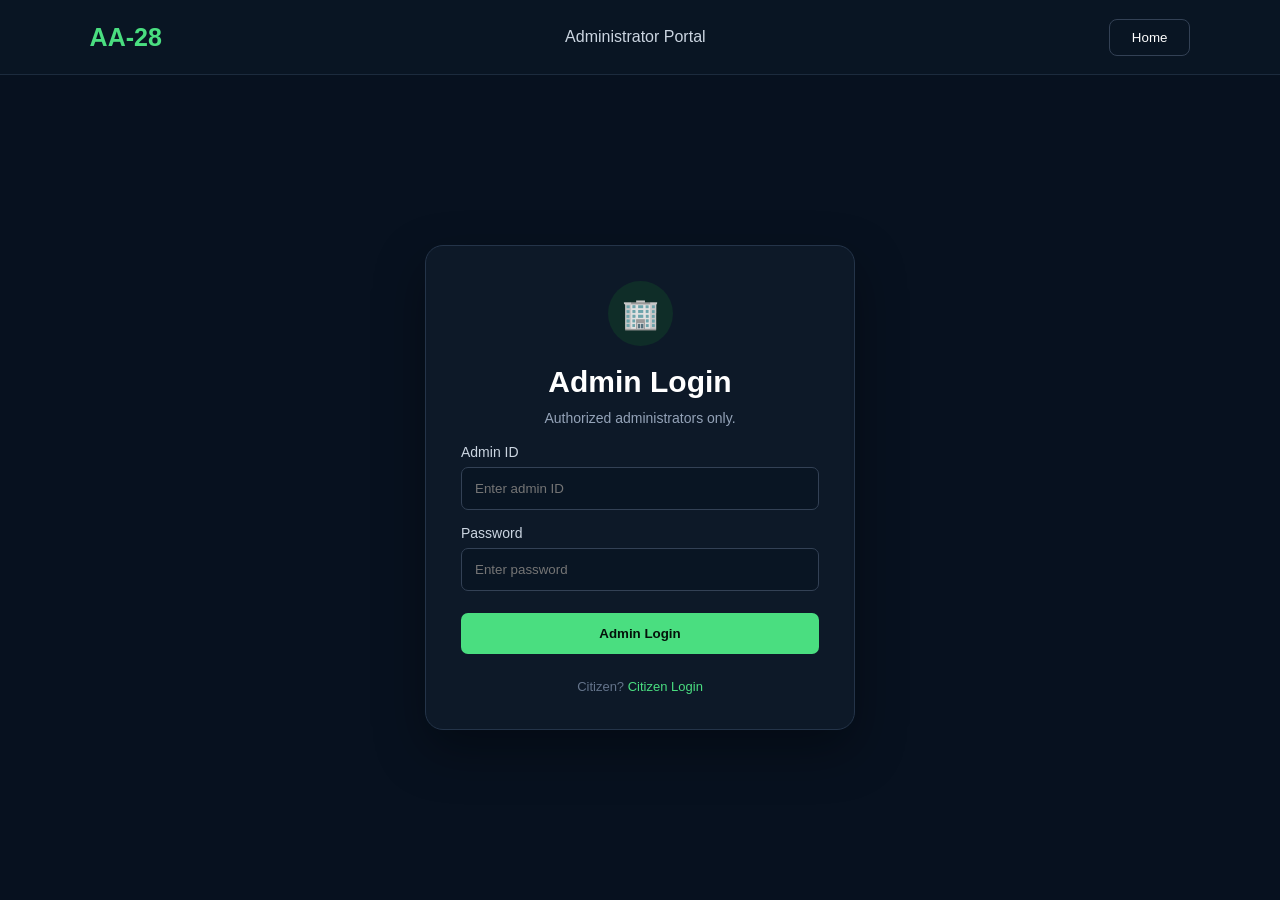
<file: admin-login.html>
<!DOCTYPE html>
<html lang="en">

<head>

<meta charset="UTF-8">

<meta
name="viewport"
content="width=device-width, initial-scale=1.0">

<title>Admin Login | AA-28</title>

<link rel="stylesheet" href="style.css">

</head>

<body>

<header class="navbar">

<div class="logo">
AA-28
</div>

<div class="nav-title">
Administrator Portal
</div>

<button
class="login-btn"
onclick="window.location.href='index.html'">
Home
</button>

</header>


<main class="auth-container">

<div class="auth-card">

<div class="auth-icon">
🏢
</div>

<h1>Admin Login</h1>

<p class="auth-description">
Authorized administrators only.
</p>


<form id="adminLoginForm">

<label>Admin ID</label>

<input
type="text"
id="adminId"
placeholder="Enter admin ID"
required>


<label>Password</label>

<input
type="password"
id="adminPassword"
placeholder="Enter password"
required>


<button
class="auth-btn"
type="submit">

Admin Login

</button>

</form>


<p class="admin-link">

Citizen?

<a href="citizen-auth.html">
Citizen Login
</a>

</p>

</div>

</main>


<script src="script.js"></script>

<script>

document
.getElementById("adminLoginForm")
.addEventListener(
"submit",
function(event) {

event.preventDefault();

loginAdmin(

document.getElementById(
"adminId"
).value,

document.getElementById(
"adminPassword"
).value

);

});

</script>

</body>

</html>
</file>
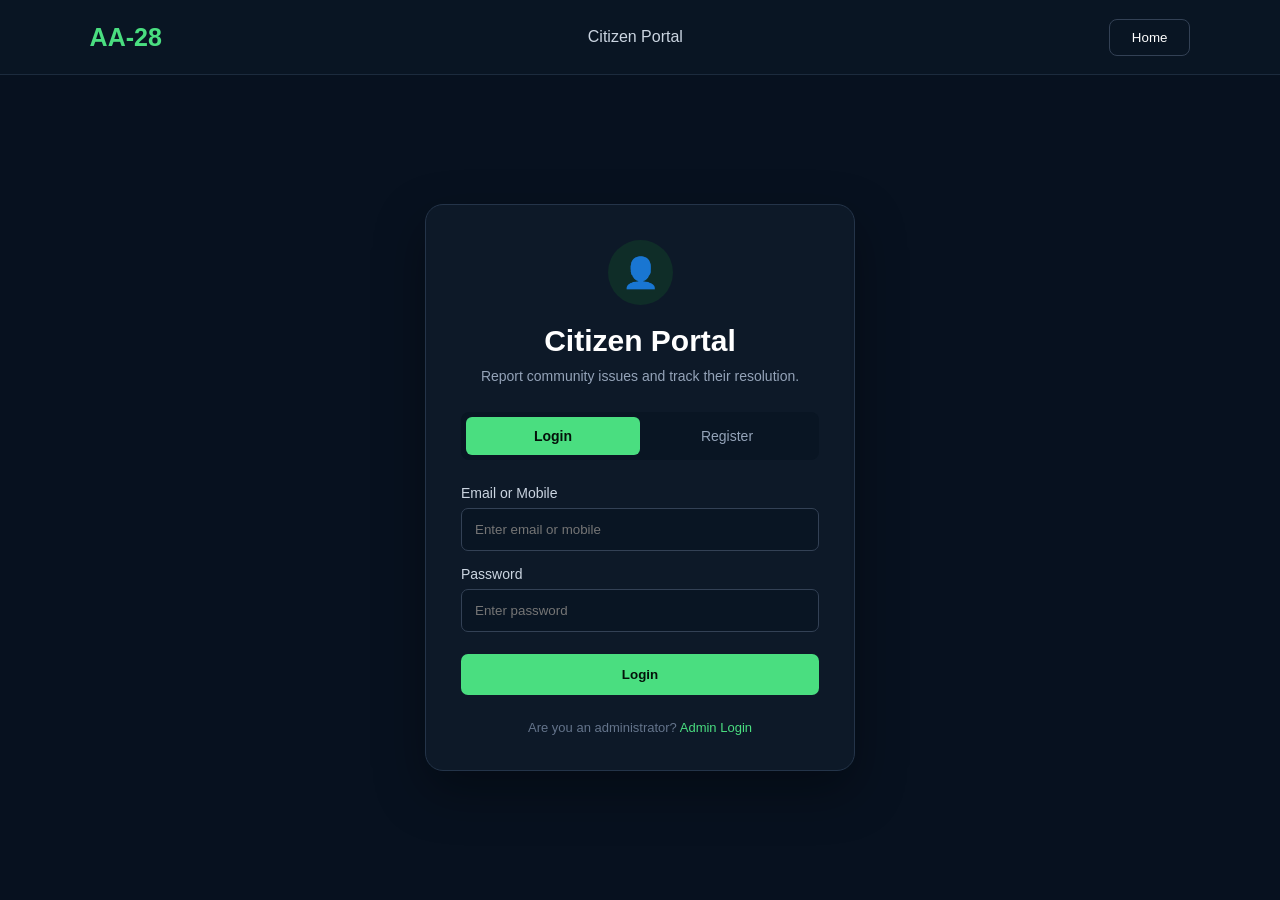
<file: citizen-auth.html>
<!DOCTYPE html>
<html lang="en">

<head>

<meta charset="UTF-8">

<meta
name="viewport"
content="width=device-width, initial-scale=1.0">

<title>Citizen Portal | AA-28</title>

<link rel="stylesheet" href="style.css">

</head>

<body>

<header class="navbar">

<div class="logo">AA-28</div>

<div class="nav-title">
Citizen Portal
</div>

<button
class="login-btn"
onclick="window.location.href='index.html'">
Home
</button>

</header>


<main class="auth-container">

<div class="auth-card">

<div class="auth-icon">
👤
</div>

<h1>Citizen Portal</h1>

<p class="auth-description">
Report community issues and track their resolution.
</p>


<div class="auth-tabs">

<button
id="loginTab"
class="active-tab"
onclick="showLogin()">
Login
</button>

<button
id="registerTab"
onclick="showRegister()">
Register
</button>

</div>


<!-- LOGIN -->

<form id="loginForm">

<label>Email or Mobile</label>

<input
type="text"
id="loginEmail"
placeholder="Enter email or mobile"
required>


<label>Password</label>

<input
type="password"
id="loginPassword"
placeholder="Enter password"
required>


<button
class="auth-btn"
type="submit">
Login
</button>

</form>


<!-- REGISTER -->

<form
id="registerForm"
style="display:none;">

<label>Full Name</label>

<input
type="text"
id="registerName"
placeholder="Enter your name"
required>


<label>Mobile Number</label>

<input
type="tel"
id="registerMobile"
placeholder="Enter mobile number"
required>


<label>Email</label>

<input
type="email"
id="registerEmail"
placeholder="Enter email"
required>


<label>Password</label>

<input
type="password"
id="registerPassword"
placeholder="Create password"
required>


<button
class="auth-btn"
type="submit">
Create Account
</button>

</form>


<p class="admin-link">

Are you an administrator?

<a href="admin-login.html">
Admin Login
</a>

</p>

</div>

</main>


<script src="script.js"></script>

<script>

function showLogin() {

document.getElementById("loginForm")
.style.display = "block";

document.getElementById("registerForm")
.style.display = "none";

document.getElementById("loginTab")
.classList.add("active-tab");

document.getElementById("registerTab")
.classList.remove("active-tab");

}


function showRegister() {

document.getElementById("loginForm")
.style.display = "none";

document.getElementById("registerForm")
.style.display = "block";

document.getElementById("loginTab")
.classList.remove("active-tab");

document.getElementById("registerTab")
.classList.add("active-tab");

}


document
.getElementById("registerForm")
.addEventListener("submit", function(event) {

event.preventDefault();

registerCitizen(

document.getElementById("registerName").value,

document.getElementById("registerMobile").value,

document.getElementById("registerEmail").value,

document.getElementById("registerPassword").value

);

});


document
.getElementById("loginForm")
.addEventListener("submit", function(event) {

event.preventDefault();

loginCitizen(

document.getElementById("loginEmail").value,

document.getElementById("loginPassword").value

);

});

</script>

</body>

</html>
</file>
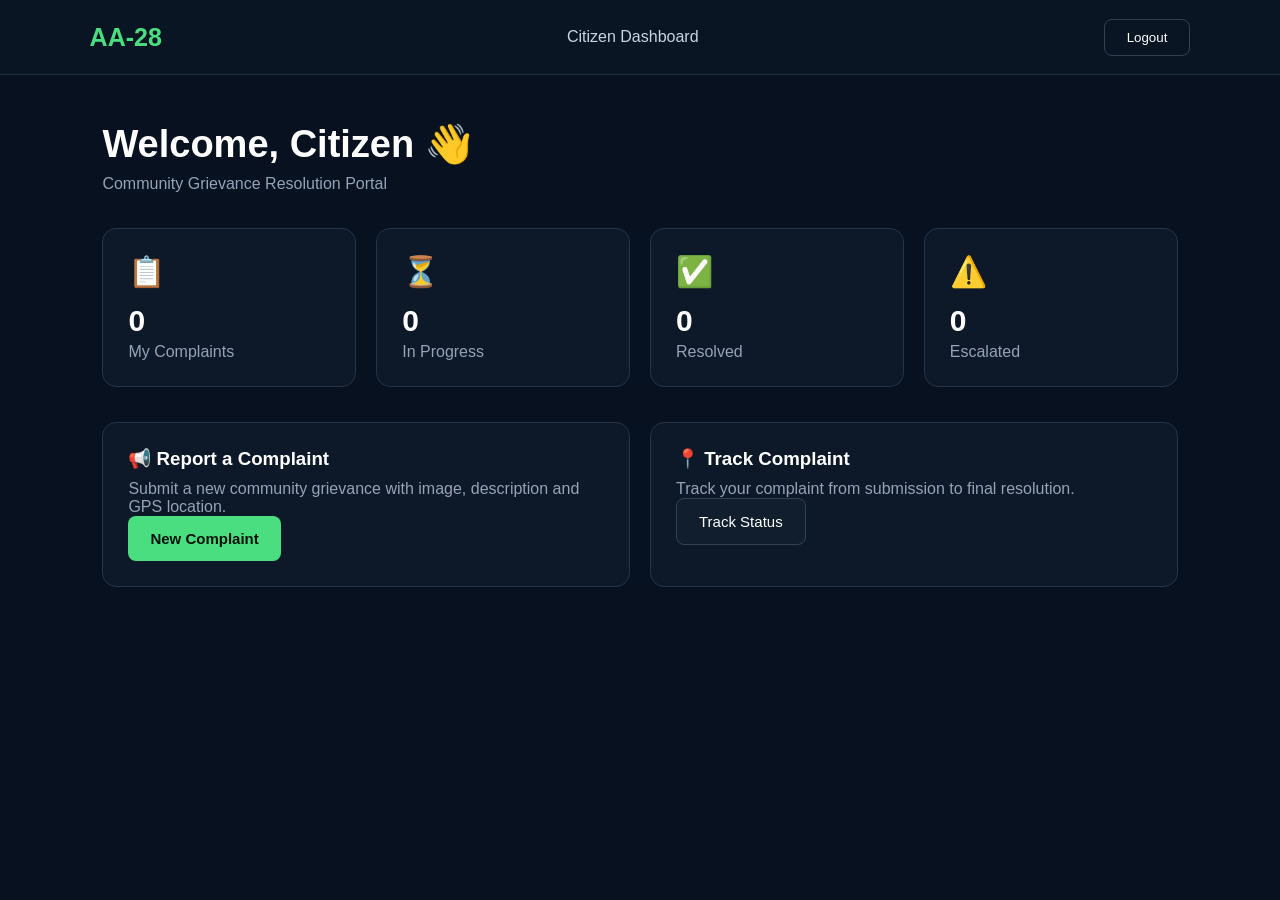
<file: citizen-dashboard.html>
<!DOCTYPE html>
<html lang="en">

<head>

<meta charset="UTF-8">

<meta
name="viewport"
content="width=device-width, initial-scale=1.0">

<title>Citizen Dashboard | AA-28</title>

<link rel="stylesheet" href="style.css">

</head>

<body>

<header class="navbar">

<div class="logo">AA-28</div>

<div class="nav-title">
Citizen Dashboard
</div>

<button
class="login-btn"
onclick="citizenLogout()">
Logout
</button>

</header>


<main class="dashboard">

<h1>Welcome, Citizen 👋</h1>

<p class="dashboard-subtitle">
Community Grievance Resolution Portal
</p>


<div class="stats-grid">

<div class="stat-card">

<span>📋</span>

<h2 id="totalComplaints">
0
</h2>

<p>My Complaints</p>

</div>


<div class="stat-card">

<span>⏳</span>

<h2>0</h2>

<p>In Progress</p>

</div>


<div class="stat-card">

<span>✅</span>

<h2>0</h2>

<p>Resolved</p>

</div>


<div class="stat-card">

<span>⚠️</span>

<h2>0</h2>

<p>Escalated</p>

</div>

</div>


<div class="dashboard-sections">

<div
class="dashboard-box clickable"
onclick="window.location.href='complaint.html'">

<h3>📢 Report a Complaint</h3>

<p>
Submit a new community grievance with
image, description and GPS location.
</p>

<button class="primary-btn">
New Complaint
</button>

</div>


<div
class="dashboard-box clickable"
onclick="window.location.href='tracking.html'">

<h3>📍 Track Complaint</h3>

<p>
Track your complaint from submission
to final resolution.
</p>

<button class="secondary-btn">
Track Status
</button>

</div>

</div>

</main>


<script src="script.js"></script>

<script>

const citizen =
JSON.parse(
localStorage.getItem("aa28_citizen")
);

if (citizen) {

document.querySelector("h1")
.innerHTML =
"Welcome, " + citizen.name + " 👋";

}

const complaints =
JSON.parse(
localStorage.getItem("aa28_complaints")
) || [];

document.getElementById(
"totalComplaints"
).innerText = complaints.length;

</script>

</body>

</html>
</file>
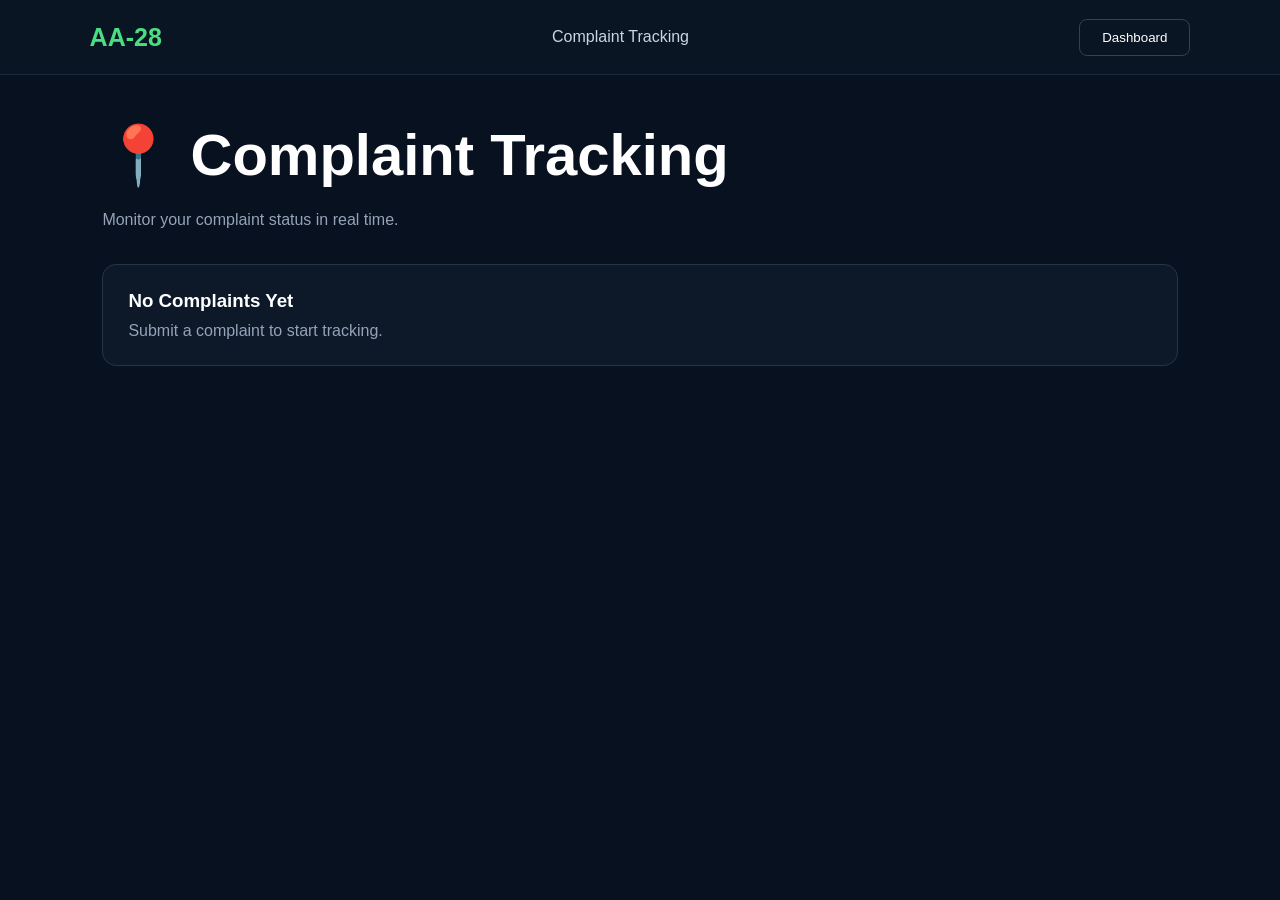
<file: tracking.html>
<!DOCTYPE html>
<html lang="en">

<head>

<meta charset="UTF-8">

<meta
name="viewport"
content="width=device-width, initial-scale=1.0">

<title>Complaint Tracking | AA-28</title>

<link rel="stylesheet" href="style.css">

</head>

<body>

<header class="navbar">

<div class="logo">AA-28</div>

<div class="nav-title">
Complaint Tracking
</div>

<button
class="login-btn"
onclick="window.location.href='citizen-dashboard.html'">
Dashboard
</button>

</header>


<main class="tracking-container">

<h1>📍 Complaint Tracking</h1>

<p class="dashboard-subtitle">
Monitor your complaint status in real time.
</p>


<div id="complaintList"></div>

</main>


<script>

const complaints =
JSON.parse(
localStorage.getItem(
"aa28_complaints"
)
) || [];


const container =
document.getElementById(
"complaintList"
);


if (complaints.length === 0) {

container.innerHTML = `

<div class="dashboard-box">

<h3>No Complaints Yet</h3>

<p>
Submit a complaint to start tracking.
</p>

</div>

`;

}


complaints.forEach(function(c) {

container.innerHTML += `

<div class="tracking-card">

<div class="tracking-header">

<h2>${c.id}</h2>

<span class="status-badge">
${c.status}
</span>

</div>


<p>
<strong>Issue:</strong>
${c.description}
</p>


<p>
<strong>Type:</strong>
${c.type}
</p>


<p>
<strong>Department:</strong>
${c.department}
</p>


<p>
<strong>Priority:</strong>
${c.priority}
(${c.priorityScore}/10)
</p>


<p>
<strong>SLA:</strong>
${c.sla}
</p>


<div class="timeline">

<div class="timeline-item active">
✓ Submitted
</div>

<div class="timeline-item active">
✓ AI Analysed
</div>

<div class="timeline-item">
Department Assigned
</div>

<div class="timeline-item">
Worker Assigned
</div>

<div class="timeline-item">
In Progress
</div>

<div class="timeline-item">
Verification
</div>

<div class="timeline-item">
Resolved
</div>

</div>

</div>

`;

});

</script>

</body>

</html>
</file>
<file: style.css>
* {
    margin: 0;
    padding: 0;
    box-sizing: border-box;
}

body {
    font-family: Arial, sans-serif;
    background: #07111f;
    color: white;
    min-height: 100vh;
}


/* NAVBAR */

.navbar {
    height: 75px;
    display: flex;
    align-items: center;
    justify-content: space-between;
    padding: 0 7%;
    border-bottom: 1px solid #1c2b3d;
    background: #091523;
}

.logo {
    font-size: 25px;
    font-weight: bold;
    color: #4ade80;
}

.nav-title {
    font-size: 16px;
    color: #cbd5e1;
}

.login-btn {
    padding: 10px 22px;
    border: 1px solid #334155;
    border-radius: 8px;
    background: transparent;
    color: white;
    cursor: pointer;
}


/* HERO */

.hero {
    min-height: calc(100vh - 125px);
    display: flex;
    align-items: center;
    justify-content: space-between;
    gap: 50px;
    padding: 70px 8%;
}

.hero-content {
    max-width: 650px;
}

.badge {
    display: inline-block;
    padding: 8px 15px;
    border-radius: 20px;
    background: #0f2d28;
    color: #4ade80;
    font-size: 13px;
    margin-bottom: 25px;
}

h1 {
    font-size: 58px;
    line-height: 1.05;
    margin-bottom: 25px;
}

h1 span {
    color: #4ade80;
}

.hero-content p {
    color: #94a3b8;
    font-size: 18px;
    line-height: 1.7;
    margin-bottom: 35px;
}


/* BUTTONS */

.buttons {
    display: flex;
    gap: 15px;
}

.primary-btn,
.secondary-btn {
    padding: 14px 22px;
    border-radius: 8px;
    font-size: 15px;
    cursor: pointer;
}

.primary-btn {
    border: none;
    background: #4ade80;
    color: #04120a;
    font-weight: bold;
}

.secondary-btn {
    background: #111e2d;
    color: white;
    border: 1px solid #334155;
}


/* CARD */

.hero-card {
    width: 470px;
    background: #0d1928;
    border: 1px solid #243449;
    border-radius: 18px;
    padding: 25px;
    box-shadow: 0 20px 50px rgba(0,0,0,0.3);
}

.card-header {
    display: flex;
    justify-content: space-between;
    border-bottom: 1px solid #243449;
    padding-bottom: 18px;
    margin-bottom: 25px;
}

.status {
    color: #4ade80;
    font-size: 13px;
}


/* FLOW */

.flow {
    display: flex;
    align-items: center;
    justify-content: space-between;
    gap: 8px;
}

.flow-item {
    text-align: center;
}

.flow-item span {
    display: block;
    font-size: 30px;
    margin-bottom: 8px;
}

.flow-item p {
    color: #94a3b8;
    font-size: 12px;
}

.arrow {
    color: #4ade80;
    font-size: 20px;
}


/* BOTTOM STATUS */

.bottom-status {
    margin-top: 30px;
    display: flex;
    justify-content: space-between;
    border-top: 1px solid #243449;
    padding-top: 20px;
}

.bottom-status strong {
    display: block;
    font-size: 13px;
}

.bottom-status small {
    color: #4ade80;
}


/* FOOTER */

footer {
    text-align: center;
    padding: 20px;
    color: #64748b;
    border-top: 1px solid #1c2b3d;
}


/* RESPONSIVE */

@media (max-width: 900px) {

    .hero {
        flex-direction: column;
        text-align: center;
    }

    .hero-card {
        width: 100%;
        max-width: 500px;
    }

    .buttons {
        justify-content: center;
        flex-wrap: wrap;
    }

    h1 {
        font-size: 42px;
    }

    .nav-title {
        display: none;
    }
}
/* AUTH PAGE */

.auth-container {
    min-height: calc(100vh - 75px);
    display: flex;
    justify-content: center;
    align-items: center;
    padding: 40px 20px;
}

.auth-card {
    width: 430px;
    background: #0d1928;
    border: 1px solid #243449;
    border-radius: 18px;
    padding: 35px;
    box-shadow: 0 20px 50px rgba(0, 0, 0, 0.35);
}

.auth-icon {
    width: 65px;
    height: 65px;
    display: flex;
    align-items: center;
    justify-content: center;
    margin: auto;
    border-radius: 50%;
    background: #0f2d28;
    font-size: 30px;
}

.auth-card h1 {
    text-align: center;
    font-size: 30px;
    margin-top: 20px;
    margin-bottom: 10px;
}

.auth-description {
    text-align: center;
    color: #94a3b8;
    line-height: 1.5;
    font-size: 14px;
}


/* TABS */

.auth-tabs {
    display: flex;
    margin: 25px 0;
    background: #091523;
    border-radius: 8px;
    padding: 5px;
}

.auth-tabs button {
    width: 50%;
    padding: 11px;
    border: none;
    border-radius: 6px;
    background: transparent;
    color: #94a3b8;
    cursor: pointer;
    font-size: 14px;
}

.auth-tabs .active-tab {
    background: #4ade80;
    color: #04120a;
    font-weight: bold;
}


/* FORM */

.auth-card label {
    display: block;
    margin: 15px 0 7px;
    color: #cbd5e1;
    font-size: 14px;
}

.auth-card input {
    width: 100%;
    padding: 13px;
    border-radius: 7px;
    border: 1px solid #334155;
    background: #091523;
    color: white;
    outline: none;
}

.auth-card input:focus {
    border-color: #4ade80;
}


.auth-btn {
    width: 100%;
    margin-top: 22px;
    padding: 13px;
    border: none;
    border-radius: 7px;
    background: #4ade80;
    color: #04120a;
    font-weight: bold;
    cursor: pointer;
}


.admin-link {
    text-align: center;
    margin-top: 25px;
    color: #64748b;
    font-size: 13px;
}

.admin-link a {
    color: #4ade80;
    text-decoration: none;
}
/* ADMIN DASHBOARD */

.dashboard {
    padding: 50px 8%;
}

.dashboard h1 {
    font-size: 38px;
    margin-bottom: 10px;
}

.dashboard-subtitle {
    color: #94a3b8;
    margin-bottom: 35px;
}


.stats-grid {
    display: grid;
    grid-template-columns:
        repeat(4, 1fr);

    gap: 20px;
}


.stat-card {
    background: #0d1928;
    border: 1px solid #243449;
    border-radius: 14px;
    padding: 25px;
}

.stat-card span {
    font-size: 30px;
}

.stat-card h2 {
    margin-top: 15px;
    font-size: 30px;
}

.stat-card p {
    color: #94a3b8;
    margin-top: 5px;
}


.dashboard-sections {
    margin-top: 35px;

    display: grid;

    grid-template-columns:
        repeat(2, 1fr);

    gap: 20px;
}


.dashboard-box {
    background: #0d1928;
    border: 1px solid #243449;
    border-radius: 14px;
    padding: 25px;
}

.dashboard-box h3 {
    margin-bottom: 10px;
}

.dashboard-box p {
    color: #94a3b8;
}


@media (max-width: 800px) {

    .stats-grid {
        grid-template-columns: 1fr 1fr;
    }

    .dashboard-sections {
        grid-template-columns: 1fr;
    }

}


@media (max-width: 500px) {

    .stats-grid {
        grid-template-columns: 1fr;
    }

}
/* ===============================
   AA-28 FINAL STYLES
================================ */

textarea {
    width: 100%;
    min-height: 130px;
    padding: 14px;
    margin-top: 7px;
    border-radius: 8px;
    border: 1px solid #334155;
    background: #091523;
    color: white;
    resize: vertical;
    outline: none;
}

textarea:focus {
    border-color: #4ade80;
}


.complaint-container {
    display: flex;
    justify-content: center;
    padding: 50px 20px;
}

.complaint-card {
    width: 700px;
    background: #0d1928;
    border: 1px solid #243449;
    border-radius: 18px;
    padding: 35px;
}


.location-box,
.ai-preview {
    margin-top: 25px;
    padding: 20px;
    border-radius: 10px;
    background: #091523;
    border: 1px solid #243449;
}

.location-box h3,
.ai-preview h3 {
    margin-bottom: 10px;
}


#locationStatus {
    color: #94a3b8;
    margin-bottom: 15px;
}


#aiResult {
    color: #cbd5e1;
    line-height: 1.7;
}


.tracking-container {
    padding: 50px 8%;
}


.tracking-card {
    margin-top: 25px;
    padding: 25px;
    background: #0d1928;
    border: 1px solid #243449;
    border-radius: 14px;
}


.tracking-header {
    display: flex;
    justify-content: space-between;
    align-items: center;
    margin-bottom: 20px;
}


.status-badge {
    padding: 7px 12px;
    border-radius: 20px;
    background: #0f2d28;
    color: #4ade80;
    font-size: 12px;
}


.tracking-card > p {
    color: #cbd5e1;
    margin: 10px 0;
}


.timeline {
    display: flex;
    flex-wrap: wrap;
    gap: 10px;
    margin-top: 25px;
}


.timeline-item {
    padding: 10px 14px;
    border-radius: 20px;
    background: #172235;
    color: #64748b;
    font-size: 12px;
}


.timeline-item.active {
    background: #0f2d28;
    color: #4ade80;
}


.clickable {
    cursor: pointer;
    transition: 0.2s;
}


.clickable:hover {
    transform: translateY(-3px);
    border-color: #4ade80;
}


.complaint-admin-item {
    padding: 15px;
    margin-top: 12px;
    border-radius: 8px;
    background: #091523;
    border: 1px solid #243449;
}


.complaint-admin-item p {
    margin: 7px 0;
    color: #cbd5e1;
}


.complaint-admin-item small {
    color: #4ade80;
}
.evidence-info {
    margin-top: 20px;
    padding: 20px;
    background: #091523;
    border: 1px solid #243449;
    border-radius: 12px;
}

.evidence-info h3 {
    margin-bottom: 15px;
}

.evidence-info p {
    margin: 8px 0;
    color: #cbd5e1;
}

.evidence-info span {
    color: #4ade80;
    font-weight: 600;
}
</file>
